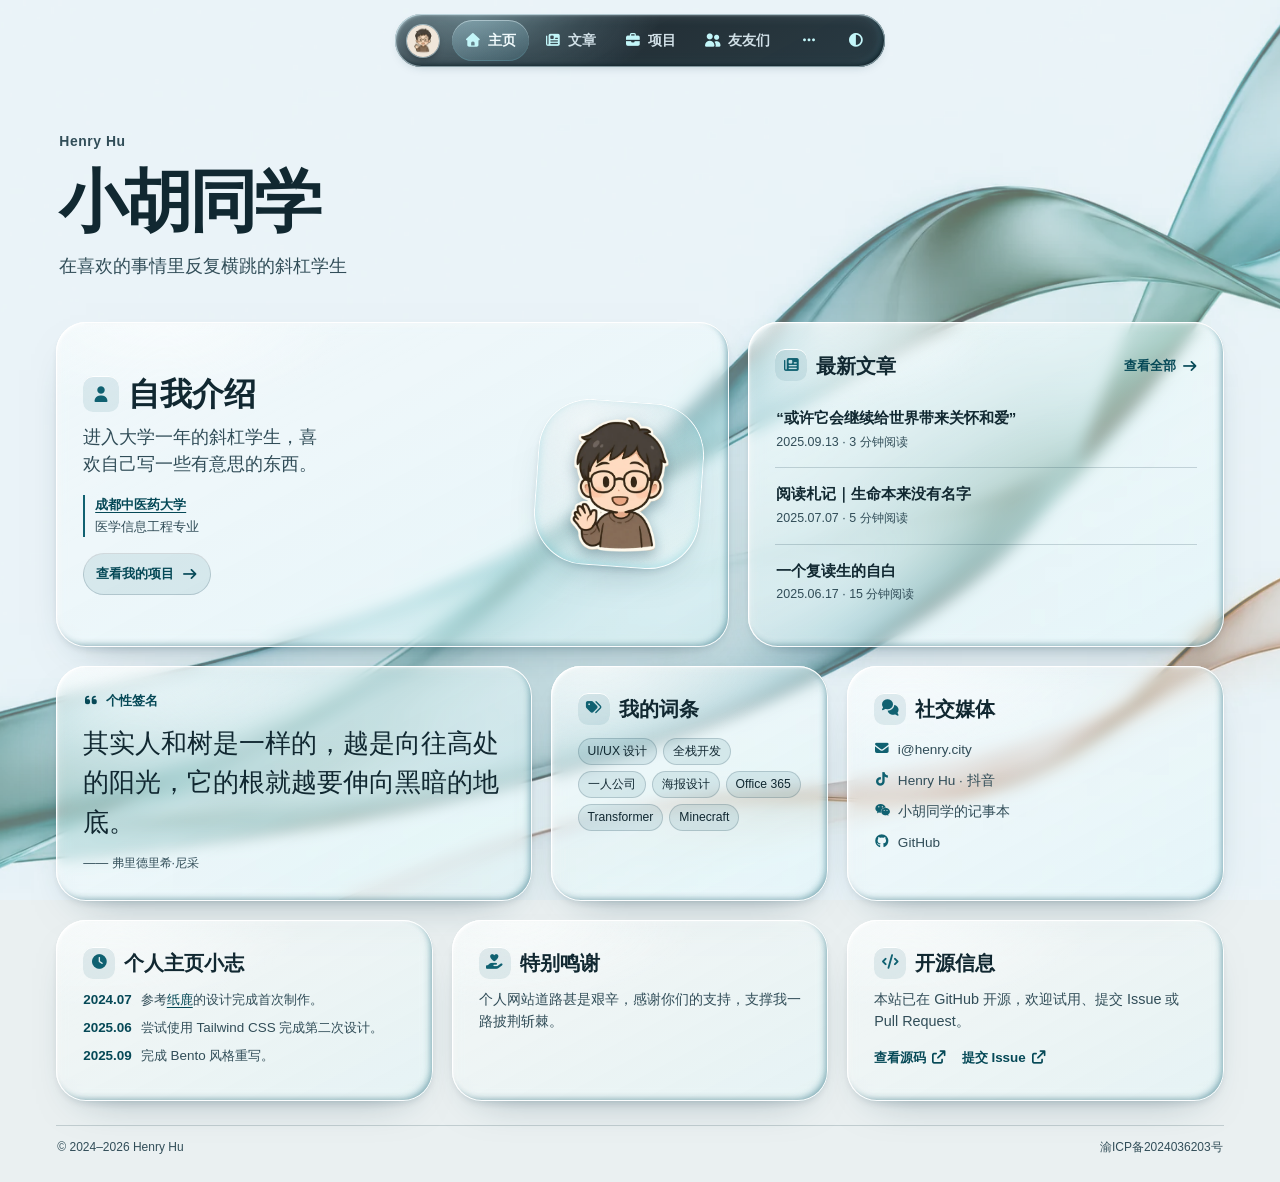
<file: index.html>
<!doctype html>
<html lang="zh-CN">
<head>
    <meta charset="utf-8">
    <meta name="viewport" content="width=device-width, initial-scale=1, viewport-fit=cover">
    <meta name="color-scheme" content="light dark">
    <title>主页 | 小胡同学</title>
    <meta name="description" content="在喜欢的事情里反复横跳的斜杠学生">
    <link rel="icon" href="asset/avatar.webp">
    <script src="asset/theme.js"></script>
    <link rel="stylesheet" href="asset/fontawesome/icons.css">
    <link rel="stylesheet" href="asset/styles.css">
    <script src="asset/script.js" defer></script>
    <script src="asset/glass.js" defer></script>
</head>
<body>
    <a class="skip-link" href="#content">跳转到内容</a>
    <div class="site-shell">
        <header class="site-header">
            <div class="island glass-surface">
                <a class="brand" href="index.html" aria-label="小胡同学">
                    <img src="asset/avatar.webp" alt="" width="32" height="32">
                </a>
                <nav class="island-nav" aria-label="主导航">
                    <a class="nav-link" href="index.html" aria-current="page"><i class="icon fa-solid fa-house" aria-hidden="true"></i><span>主页</span></a>
                    <a class="nav-link" href="articles.html"><i class="icon fa-solid fa-newspaper" aria-hidden="true"></i><span>文章</span></a>
                    <a class="nav-link" href="project/index.html"><i class="icon fa-solid fa-briefcase" aria-hidden="true"></i><span>项目</span></a>
                    <a class="nav-link" href="friends/index.html"><i class="icon fa-solid fa-user-group" aria-hidden="true"></i><span>友友们</span></a>
                </nav>
                <details class="island-popover">
                    <summary class="island-control" aria-label="更多链接" title="更多链接"><i class="icon fa-solid fa-ellipsis" aria-hidden="true"></i></summary>
                    <nav class="island-panel glass-surface more-panel" aria-label="更多链接">
                        <a class="nav-link" href="https://blog.henrywhu.cn/" target="_blank" rel="noopener noreferrer"><i class="icon fa-solid fa-pen-fancy" aria-hidden="true"></i><span>博客</span><i class="icon fa-solid fa-arrow-up-right-from-square external-icon" aria-hidden="true"></i></a>
                        <a class="nav-link" href="https://travellings.cn/go.html" target="_blank" rel="noopener noreferrer"><i class="icon fa-solid fa-bus" aria-hidden="true"></i><span>开往</span><i class="icon fa-solid fa-arrow-up-right-from-square external-icon" aria-hidden="true"></i></a>
                        <a class="nav-link" href="en/index.html" hreflang="en" lang="en"><i class="icon fa-solid fa-globe" aria-hidden="true"></i><span>English</span></a>
                    </nav>
                </details>
                <details class="island-popover theme-picker" hidden>
                    <summary class="island-control" aria-label="外观" title="外观"><i class="icon fa-solid fa-circle-half-stroke" aria-hidden="true"></i></summary>
                    <div class="island-panel glass-surface theme-panel">
                        <fieldset>
                            <legend>外观</legend>
                            <label class="theme-option">
                                <input class="visually-hidden" type="radio" name="appearance" value="system" checked>
                                <span><i class="icon fa-solid fa-desktop" aria-hidden="true"></i>跟随系统<i class="icon fa-solid fa-check theme-check" aria-hidden="true"></i></span>
                            </label>
                            <label class="theme-option">
                                <input class="visually-hidden" type="radio" name="appearance" value="light">
                                <span><i class="icon fa-solid fa-sun" aria-hidden="true"></i>浅色<i class="icon fa-solid fa-check theme-check" aria-hidden="true"></i></span>
                            </label>
                            <label class="theme-option">
                                <input class="visually-hidden" type="radio" name="appearance" value="dark">
                                <span><i class="icon fa-solid fa-moon" aria-hidden="true"></i>深色<i class="icon fa-solid fa-check theme-check" aria-hidden="true"></i></span>
                            </label>
                        </fieldset>
                    </div>
                </details>
            </div>
        </header>

        <div class="content">
            <main id="content" tabindex="-1">
                <header class="page-heading">
                    <span class="profile-name" lang="en">Henry Hu</span>
                    <h1>小胡同学</h1>
                    <p>在喜欢的事情里反复横跳的斜杠学生</p>
                </header>

                <div class="bento-grid home-grid">
                    <section class="bento-card intro" aria-labelledby="intro-title">
                        <div class="intro-lead">
                            <h2 class="card-title" id="intro-title"><i class="icon fa-solid fa-user" aria-hidden="true"></i>自我介绍</h2>
                            <p class="intro-description">进入大学一年的斜杠学生，喜欢自己写一些有意思的东西。</p>
                        </div>
                        <div class="intro-portrait">
                            <img src="asset/intro-portrait.webp" alt="" width="295" height="400" decoding="async">
                        </div>
                        <div class="intro-study">
                            <a class="text-link" href="https://cdutcm.edu.cn">成都中医药大学</a>
                            <span>医学信息工程专业</span>
                        </div>
                        <a class="action-link intro-action" href="project/index.html">查看我的项目<i class="icon fa-solid fa-arrow-right" aria-hidden="true"></i></a>
                    </section>
                    <section class="bento-card recent">
                        <div class="card-heading">
                            <h2 class="card-title"><i class="icon fa-solid fa-newspaper" aria-hidden="true"></i>最新文章</h2>
                            <a class="action-link" href="articles.html">查看全部<i class="icon fa-solid fa-arrow-right" aria-hidden="true"></i></a>
                        </div>
                        <ul>
                            <li class="article-preview">
                                <a href="https://blog.henrywhu.cn/post/1year-anniversary/">
                                    <strong>“或许它会继续给世界带来关怀和爱”</strong>
                                    <span class="article-meta"><time datetime="2025-09-13">2025.09.13</time> · 3 分钟阅读</span>
                                </a>
                            </li>
                            <li class="article-preview">
                                <a href="https://blog.henrywhu.cn/post/niuniu/">
                                    <strong>阅读札记｜生命本来没有名字</strong>
                                    <span class="article-meta"><time datetime="2025-07-07">2025.07.07</time> · 5 分钟阅读</span>
                                </a>
                            </li>
                            <li class="article-preview">
                                <a href="https://blog.henrywhu.cn/post/yi-ge-fu-du-sheng-de-zi-bai/">
                                    <strong>一个复读生的自白</strong>
                                    <span class="article-meta"><time datetime="2025-06-17">2025.06.17</time> · 15 分钟阅读</span>
                                </a>
                            </li>
                        </ul>
                    </section>
                    <figure class="bento-card quote-card">
                        <h2><i class="icon fa-solid fa-quote-left" aria-hidden="true"></i>个性签名</h2>
                        <blockquote>其实人和树是一样的，越是向往高处的阳光，它的根就越要伸向黑暗的地底。</blockquote>
                        <figcaption>—— 弗里德里希·尼采</figcaption>
                    </figure>
                    <section class="bento-card skills">
                        <h2 class="card-title"><i class="icon fa-solid fa-tags" aria-hidden="true"></i>我的词条</h2>
                        <ul class="chip-list">
                            <li>UI/UX 设计</li>
                            <li>全栈开发</li>
                            <li>一人公司</li>
                            <li>海报设计</li>
                            <li>Office 365</li>
                            <li>Transformer</li>
                            <li>Minecraft</li>
                        </ul>
                    </section>
                    <section class="bento-card">
                        <h2 class="card-title"><i class="icon fa-solid fa-comments" aria-hidden="true"></i>社交媒体</h2>
                        <ul class="contact-list">
                            <li><a href="mailto:i@henry.city"><i class="icon fa-solid fa-envelope" aria-hidden="true"></i>i@henry.city</a></li>
                            <li><a href="https://v.douyin.com/Pl5AfiyLSlk/"><i class="icon fa-brands fa-tiktok" aria-hidden="true"></i>Henry Hu · 抖音</a></li>
                            <li><a href="asset/wechat-qrcode.jpg" data-wechat><i class="icon fa-brands fa-weixin" aria-hidden="true"></i>小胡同学的记事本</a></li>
                            <li><a href="https://github.com/HenryWHU0503"><i class="icon fa-brands fa-github" aria-hidden="true"></i>GitHub</a></li>
                        </ul>
                    </section>
                    <section class="bento-card">
                        <h2 class="card-title"><i class="icon fa-solid fa-clock" aria-hidden="true"></i>个人主页小志</h2>
                        <ul class="timeline">
                            <li><time datetime="2024-07">2024.07</time><span>参考<a class="text-link" href="https://zhilu.site" target="_blank" rel="noopener noreferrer">纸鹿</a>的设计完成首次制作。</span></li>
                            <li><time datetime="2025-06">2025.06</time><span>尝试使用 Tailwind CSS 完成第二次设计。</span></li>
                            <li><time datetime="2025-09">2025.09</time><span>完成 Bento 风格重写。</span></li>
                        </ul>
                    </section>
                    <section class="bento-card">
                        <h2 class="card-title"><i class="icon fa-solid fa-hand-holding-heart" aria-hidden="true"></i>特别鸣谢</h2>
                        <p class="card-copy">个人网站道路甚是艰辛，感谢你们的支持，支撑我一路披荆斩棘。</p>
                    </section>
                    <section class="bento-card">
                        <h2 class="card-title"><i class="icon fa-solid fa-code" aria-hidden="true"></i>开源信息</h2>
                        <p class="card-copy">本站已在 GitHub 开源，欢迎试用、提交 Issue 或 Pull Request。</p>
                        <div class="card-actions"><a class="action-link" href="https://github.com/HenryWHU0503/Bento-Like-Personal-Website" target="_blank" rel="noopener noreferrer">查看源码<i class="icon fa-solid fa-arrow-up-right-from-square" aria-hidden="true"></i></a><a class="action-link" href="https://github.com/HenryWHU0503/Bento-Like-Personal-Website/issues/new" target="_blank" rel="noopener noreferrer">提交 Issue<i class="icon fa-solid fa-arrow-up-right-from-square" aria-hidden="true"></i></a></div>
                    </section>
                </div>
                <dialog class="qr-dialog" id="wechat-dialog" aria-labelledby="wechat-title">
                    <div class="card-heading">
                        <h2 class="card-title" id="wechat-title">小胡同学的记事本</h2>
                        <form method="dialog">
                            <button class="icon-button" aria-label="关闭公众号二维码" autofocus><i class="icon fa-solid fa-xmark" aria-hidden="true"></i></button>
                        </form>
                    </div>
                    <img src="asset/wechat-qrcode.jpg" alt="微信公众号「小胡同学的记事本」二维码" width="430" height="430" loading="lazy">
                    <p class="card-copy">微信扫码关注公众号</p>
                </dialog>
            </main>
            <footer class="site-footer">
                <p>© 2024–2026 Henry Hu</p>
                <a href="https://beian.miit.gov.cn/" target="_blank" rel="noopener noreferrer">渝ICP备2024036203号</a>
            </footer>
        </div>
    </div>
</body>
</html>
</file>
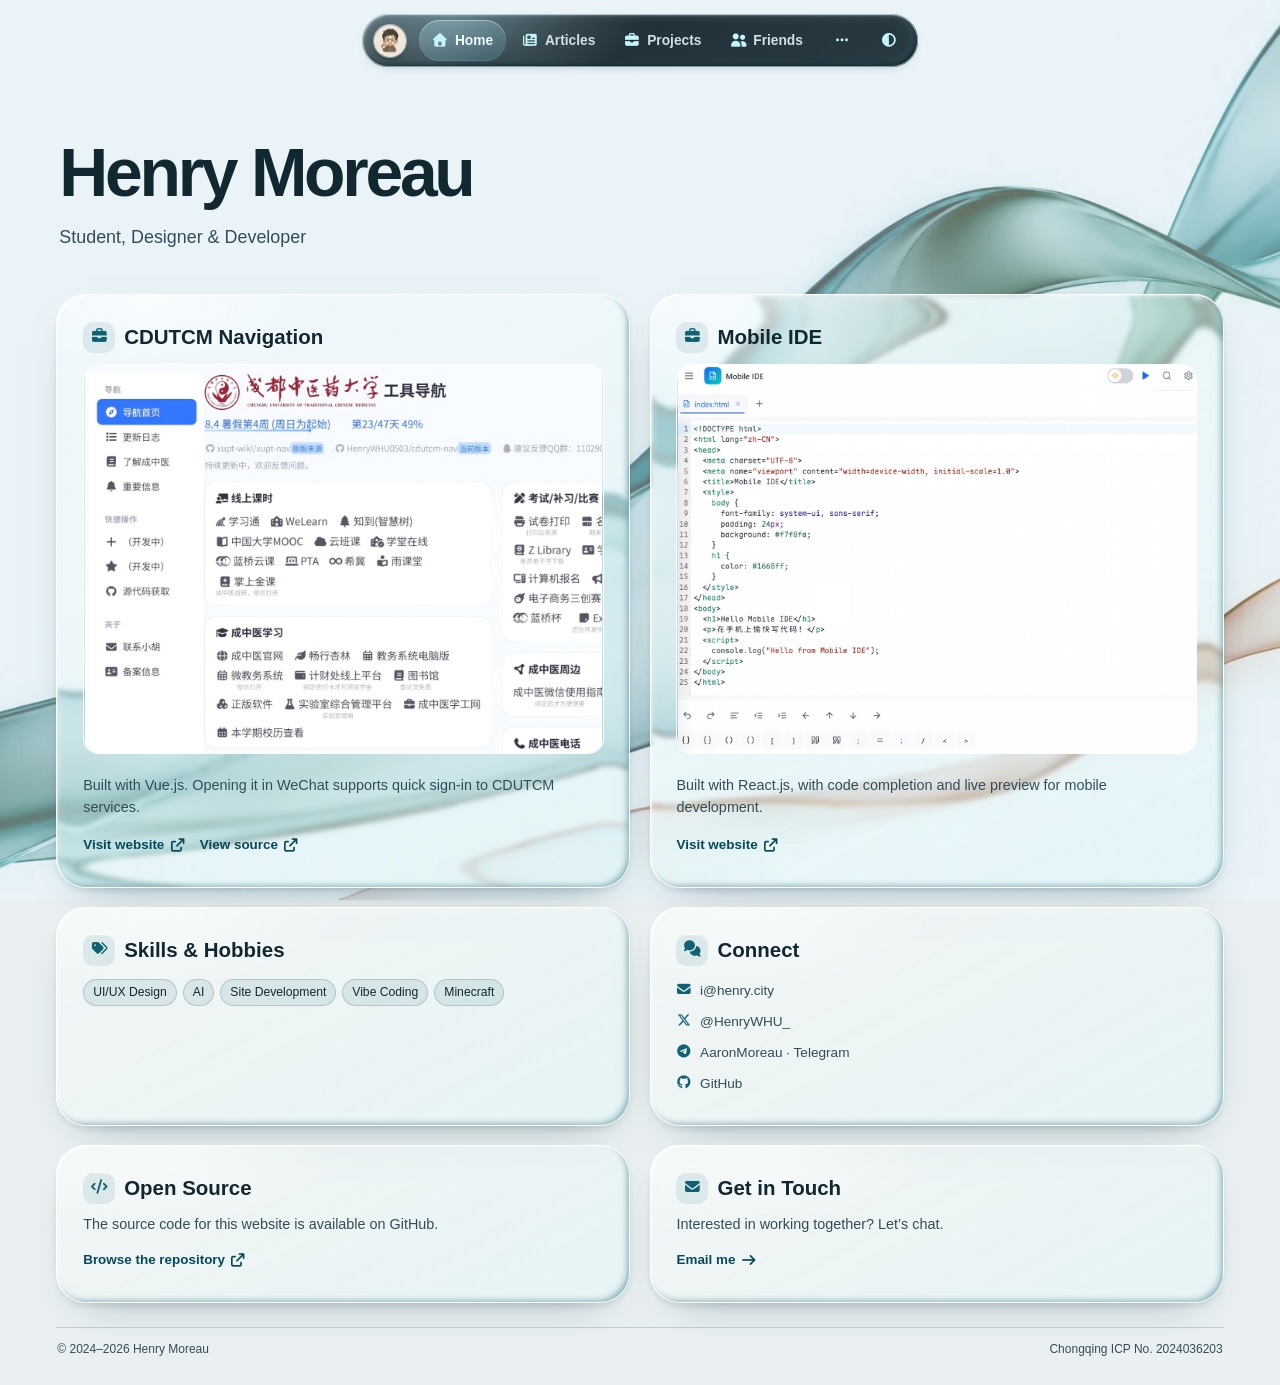
<file: en/index.html>
<!doctype html>
<html lang="en">
<head>
    <meta charset="utf-8">
    <meta name="viewport" content="width=device-width, initial-scale=1, viewport-fit=cover">
    <meta name="color-scheme" content="light dark">
    <title>Henry Moreau</title>
    <meta name="description" content="Student, Designer &amp; Developer">
    <link rel="icon" href="../asset/avatar.webp">
    <script src="../asset/theme.js"></script>
    <link rel="stylesheet" href="../asset/fontawesome/icons.css">
    <link rel="stylesheet" href="../asset/styles.css">
    <script src="../asset/script.js" defer></script>
    <script src="../asset/glass.js" defer></script>
</head>
<body>
    <a class="skip-link" href="#content">Skip to content</a>
    <div class="site-shell">
        <header class="site-header">
            <div class="island glass-surface">
                <a class="brand" href="index.html" aria-label="Henry Moreau">
                    <img src="../asset/avatar.webp" alt="" width="32" height="32">
                </a>
                <nav class="island-nav" aria-label="Main navigation">
                    <a class="nav-link" href="index.html" aria-current="page"><i class="icon fa-solid fa-house" aria-hidden="true"></i><span>Home</span></a>
                    <a class="nav-link" href="../articles.html" hreflang="zh-CN"><i class="icon fa-solid fa-newspaper" aria-hidden="true"></i><span>Articles</span></a>
                    <a class="nav-link" href="../project/index.html" hreflang="zh-CN"><i class="icon fa-solid fa-briefcase" aria-hidden="true"></i><span>Projects</span></a>
                    <a class="nav-link" href="../friends/index.html" hreflang="zh-CN"><i class="icon fa-solid fa-user-group" aria-hidden="true"></i><span>Friends</span></a>
                </nav>
                <details class="island-popover">
                    <summary class="island-control" aria-label="More links" title="More links"><i class="icon fa-solid fa-ellipsis" aria-hidden="true"></i></summary>
                    <nav class="island-panel glass-surface more-panel" aria-label="More links">
                        <a class="nav-link" href="https://blog.henrywhu.cn/" target="_blank" rel="noopener noreferrer"><i class="icon fa-solid fa-pen-fancy" aria-hidden="true"></i><span>Blog</span><i class="icon fa-solid fa-arrow-up-right-from-square external-icon" aria-hidden="true"></i></a>
                        <a class="nav-link" href="https://travellings.cn/go.html" target="_blank" rel="noopener noreferrer"><i class="icon fa-solid fa-bus" aria-hidden="true"></i><span>Travellings</span><i class="icon fa-solid fa-arrow-up-right-from-square external-icon" aria-hidden="true"></i></a>
                        <a class="nav-link" href="../index.html" hreflang="zh-CN" lang="zh-CN"><i class="icon fa-solid fa-globe" aria-hidden="true"></i><span>简体中文</span></a>
                    </nav>
                </details>
                <details class="island-popover theme-picker" hidden>
                    <summary class="island-control" aria-label="Appearance" title="Appearance"><i class="icon fa-solid fa-circle-half-stroke" aria-hidden="true"></i></summary>
                    <div class="island-panel glass-surface theme-panel">
                        <fieldset>
                            <legend>Appearance</legend>
                            <label class="theme-option">
                                <input class="visually-hidden" type="radio" name="appearance" value="system" checked>
                                <span><i class="icon fa-solid fa-desktop" aria-hidden="true"></i>System<i class="icon fa-solid fa-check theme-check" aria-hidden="true"></i></span>
                            </label>
                            <label class="theme-option">
                                <input class="visually-hidden" type="radio" name="appearance" value="light">
                                <span><i class="icon fa-solid fa-sun" aria-hidden="true"></i>Light<i class="icon fa-solid fa-check theme-check" aria-hidden="true"></i></span>
                            </label>
                            <label class="theme-option">
                                <input class="visually-hidden" type="radio" name="appearance" value="dark">
                                <span><i class="icon fa-solid fa-moon" aria-hidden="true"></i>Dark<i class="icon fa-solid fa-check theme-check" aria-hidden="true"></i></span>
                            </label>
                        </fieldset>
                    </div>
                </details>
            </div>
        </header>

        <div class="content">
            <main id="content" tabindex="-1">
                <header class="page-heading">
                    <h1>Henry Moreau</h1>
                    <p>Student, Designer &amp; Developer</p>
                </header>

                <div class="bento-grid project-grid">
                    <article class="bento-card project-card">
                        <h2 class="card-title"><i class="icon fa-solid fa-briefcase" aria-hidden="true"></i>CDUTCM Navigation</h2>
                        <div class="project-media">
                            <img src="../asset/nav.png" width="668" height="502" alt="CDUTCM Navigation screenshot" decoding="async">
                        </div>
                        <p class="card-copy">Built with Vue.js. Opening it in WeChat supports quick sign-in to CDUTCM services.</p>
                        <div class="card-actions">
                            <a class="action-link" href="https://nav.henry.city/" target="_blank" rel="noopener noreferrer">Visit website<i class="icon fa-solid fa-arrow-up-right-from-square" aria-hidden="true"></i></a>
                            <a class="action-link" href="https://github.com/HenryWHU0503/cdutcm-nav" target="_blank" rel="noopener noreferrer">View source<i class="icon fa-solid fa-arrow-up-right-from-square" aria-hidden="true"></i></a>
                        </div>
                    </article>
                    <article class="bento-card project-card">
                        <h2 class="card-title"><i class="icon fa-solid fa-briefcase" aria-hidden="true"></i>Mobile IDE</h2>
                        <div class="project-media">
                            <img src="../asset/ide.png" width="1441" height="1080" alt="Mobile IDE screenshot" decoding="async">
                        </div>
                        <p class="card-copy">Built with React.js, with code completion and live preview for mobile development.</p>
                        <div class="card-actions">
                            <a class="action-link" href="https://ide.henry.city/" target="_blank" rel="noopener noreferrer">Visit website<i class="icon fa-solid fa-arrow-up-right-from-square" aria-hidden="true"></i></a>
                        </div>
                    </article>
                    <section class="bento-card">
                        <h2 class="card-title"><i class="icon fa-solid fa-tags" aria-hidden="true"></i>Skills &amp; Hobbies</h2>
                        <ul class="chip-list">
                            <li>UI/UX Design</li>
                            <li>AI</li>
                            <li>Site Development</li>
                            <li>Vibe Coding</li>
                            <li>Minecraft</li>
                        </ul>
                    </section>
                    <section class="bento-card">
                        <h2 class="card-title"><i class="icon fa-solid fa-comments" aria-hidden="true"></i>Connect</h2>
                        <ul class="contact-list">
                            <li><a href="mailto:i@henry.city"><i class="icon fa-solid fa-envelope" aria-hidden="true"></i>i@henry.city</a></li>
                            <li><a href="https://x.com/HenryWHU_"><i class="icon fa-brands fa-x-twitter" aria-hidden="true"></i>@HenryWHU_</a></li>
                            <li><a href="https://t.me/AYoungUser"><i class="icon fa-brands fa-telegram" aria-hidden="true"></i>AaronMoreau · Telegram</a></li>
                            <li><a href="https://github.com/HenryWHU0503"><i class="icon fa-brands fa-github" aria-hidden="true"></i>GitHub</a></li>
                        </ul>
                    </section>
                    <section class="bento-card">
                        <h2 class="card-title"><i class="icon fa-solid fa-code" aria-hidden="true"></i>Open Source</h2>
                        <p class="card-copy">The source code for this website is available on GitHub.</p>
                        <div class="card-actions"><a class="action-link" href="https://github.com/HenryWHU0503/Bento-Like-Personal-Website" target="_blank" rel="noopener noreferrer">Browse the repository<i class="icon fa-solid fa-arrow-up-right-from-square" aria-hidden="true"></i></a></div>
                    </section>
                    <section class="bento-card">
                        <h2 class="card-title"><i class="icon fa-solid fa-envelope" aria-hidden="true"></i>Get in Touch</h2>
                        <p class="card-copy">Interested in working together? Let’s chat.</p>
                        <div class="card-actions"><a class="action-link" href="mailto:me@henrywhu.cn">Email me<i class="icon fa-solid fa-arrow-right" aria-hidden="true"></i></a></div>
                    </section>
                </div>
            </main>
            <footer class="site-footer">
                <p>© 2024–2026 Henry Moreau</p>
                <a href="https://beian.miit.gov.cn/" target="_blank" rel="noopener noreferrer">Chongqing ICP No. 2024036203</a>
            </footer>
        </div>
    </div>
</body>
</html>
</file>
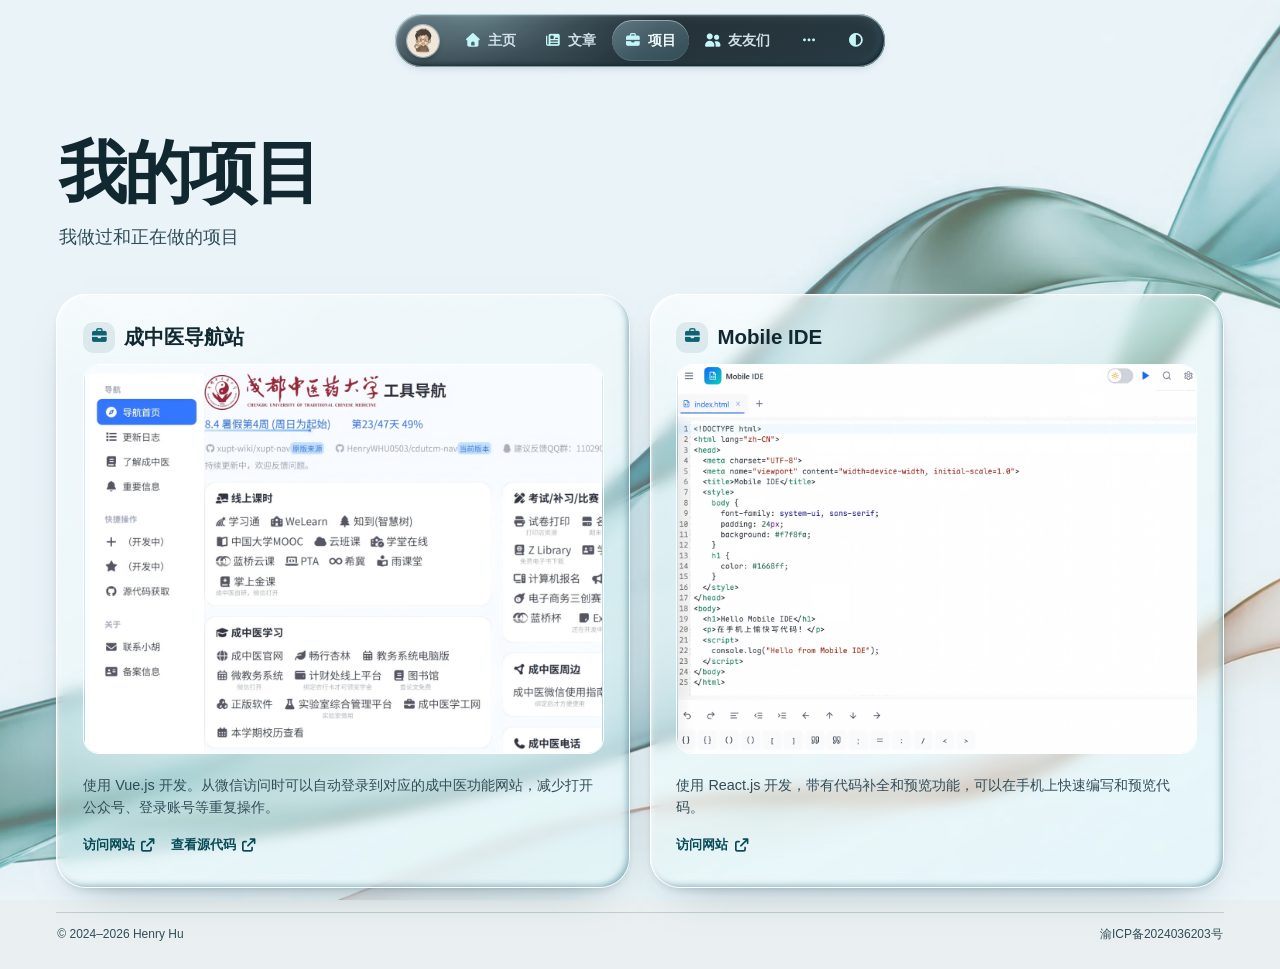
<file: project/index.html>
<!doctype html>
<html lang="zh-CN">
<head>
    <meta charset="utf-8">
    <meta name="viewport" content="width=device-width, initial-scale=1, viewport-fit=cover">
    <meta name="color-scheme" content="light dark">
    <title>我的项目 | 小胡同学</title>
    <meta name="description" content="我做过和正在做的项目">
    <link rel="icon" href="../asset/avatar.webp">
    <script src="../asset/theme.js"></script>
    <link rel="stylesheet" href="../asset/fontawesome/icons.css">
    <link rel="stylesheet" href="../asset/styles.css">
    <script src="../asset/script.js" defer></script>
    <script src="../asset/glass.js" defer></script>
</head>
<body>
    <a class="skip-link" href="#content">跳转到内容</a>
    <div class="site-shell">
        <header class="site-header">
            <div class="island glass-surface">
                <a class="brand" href="../index.html" aria-label="小胡同学">
                    <img src="../asset/avatar.webp" alt="" width="32" height="32">
                </a>
                <nav class="island-nav" aria-label="主导航">
                    <a class="nav-link" href="../index.html"><i class="icon fa-solid fa-house" aria-hidden="true"></i><span>主页</span></a>
                    <a class="nav-link" href="../articles.html"><i class="icon fa-solid fa-newspaper" aria-hidden="true"></i><span>文章</span></a>
                    <a class="nav-link" href="../project/index.html" aria-current="page"><i class="icon fa-solid fa-briefcase" aria-hidden="true"></i><span>项目</span></a>
                    <a class="nav-link" href="../friends/index.html"><i class="icon fa-solid fa-user-group" aria-hidden="true"></i><span>友友们</span></a>
                </nav>
                <details class="island-popover">
                    <summary class="island-control" aria-label="更多链接" title="更多链接"><i class="icon fa-solid fa-ellipsis" aria-hidden="true"></i></summary>
                    <nav class="island-panel glass-surface more-panel" aria-label="更多链接">
                        <a class="nav-link" href="https://blog.henrywhu.cn/" target="_blank" rel="noopener noreferrer"><i class="icon fa-solid fa-pen-fancy" aria-hidden="true"></i><span>博客</span><i class="icon fa-solid fa-arrow-up-right-from-square external-icon" aria-hidden="true"></i></a>
                        <a class="nav-link" href="https://travellings.cn/go.html" target="_blank" rel="noopener noreferrer"><i class="icon fa-solid fa-bus" aria-hidden="true"></i><span>开往</span><i class="icon fa-solid fa-arrow-up-right-from-square external-icon" aria-hidden="true"></i></a>
                        <a class="nav-link" href="../en/index.html" hreflang="en" lang="en"><i class="icon fa-solid fa-globe" aria-hidden="true"></i><span>English</span></a>
                    </nav>
                </details>
                <details class="island-popover theme-picker" hidden>
                    <summary class="island-control" aria-label="外观" title="外观"><i class="icon fa-solid fa-circle-half-stroke" aria-hidden="true"></i></summary>
                    <div class="island-panel glass-surface theme-panel">
                        <fieldset>
                            <legend>外观</legend>
                            <label class="theme-option">
                                <input class="visually-hidden" type="radio" name="appearance" value="system" checked>
                                <span><i class="icon fa-solid fa-desktop" aria-hidden="true"></i>跟随系统<i class="icon fa-solid fa-check theme-check" aria-hidden="true"></i></span>
                            </label>
                            <label class="theme-option">
                                <input class="visually-hidden" type="radio" name="appearance" value="light">
                                <span><i class="icon fa-solid fa-sun" aria-hidden="true"></i>浅色<i class="icon fa-solid fa-check theme-check" aria-hidden="true"></i></span>
                            </label>
                            <label class="theme-option">
                                <input class="visually-hidden" type="radio" name="appearance" value="dark">
                                <span><i class="icon fa-solid fa-moon" aria-hidden="true"></i>深色<i class="icon fa-solid fa-check theme-check" aria-hidden="true"></i></span>
                            </label>
                        </fieldset>
                    </div>
                </details>
            </div>
        </header>

        <div class="content">
            <main id="content" tabindex="-1">
                <header class="page-heading">
                    <h1>我的项目</h1>
                    <p>我做过和正在做的项目</p>
                </header>

                <div class="bento-grid project-grid">
                    <article class="bento-card project-card">
                        <h2 class="card-title"><i class="icon fa-solid fa-briefcase" aria-hidden="true"></i>成中医导航站</h2>
                        <div class="project-media">
                            <img src="../asset/nav.png" width="668" height="502" alt="成中医导航站界面截图" decoding="async">
                        </div>
                        <p class="card-copy">使用 Vue.js 开发。从微信访问时可以自动登录到对应的成中医功能网站，减少打开公众号、登录账号等重复操作。</p>
                        <div class="card-actions">
                            <a class="action-link" href="https://nav.henry.city/" target="_blank" rel="noopener noreferrer">访问网站<i class="icon fa-solid fa-arrow-up-right-from-square" aria-hidden="true"></i></a>
                            <a class="action-link" href="https://github.com/HenryWHU0503/cdutcm-nav" target="_blank" rel="noopener noreferrer">查看源代码<i class="icon fa-solid fa-arrow-up-right-from-square" aria-hidden="true"></i></a>
                        </div>
                    </article>
                    <article class="bento-card project-card">
                        <h2 class="card-title"><i class="icon fa-solid fa-briefcase" aria-hidden="true"></i>Mobile IDE</h2>
                        <div class="project-media">
                            <img src="../asset/ide.png" width="1441" height="1080" alt="Mobile IDE界面截图" decoding="async">
                        </div>
                        <p class="card-copy">使用 React.js 开发，带有代码补全和预览功能，可以在手机上快速编写和预览代码。</p>
                        <div class="card-actions">
                            <a class="action-link" href="https://ide.henry.city/" target="_blank" rel="noopener noreferrer">访问网站<i class="icon fa-solid fa-arrow-up-right-from-square" aria-hidden="true"></i></a>
                        </div>
                    </article>
                </div>
            </main>
            <footer class="site-footer">
                <p>© 2024–2026 Henry Hu</p>
                <a href="https://beian.miit.gov.cn/" target="_blank" rel="noopener noreferrer">渝ICP备2024036203号</a>
            </footer>
        </div>
    </div>
</body>
</html>
</file>
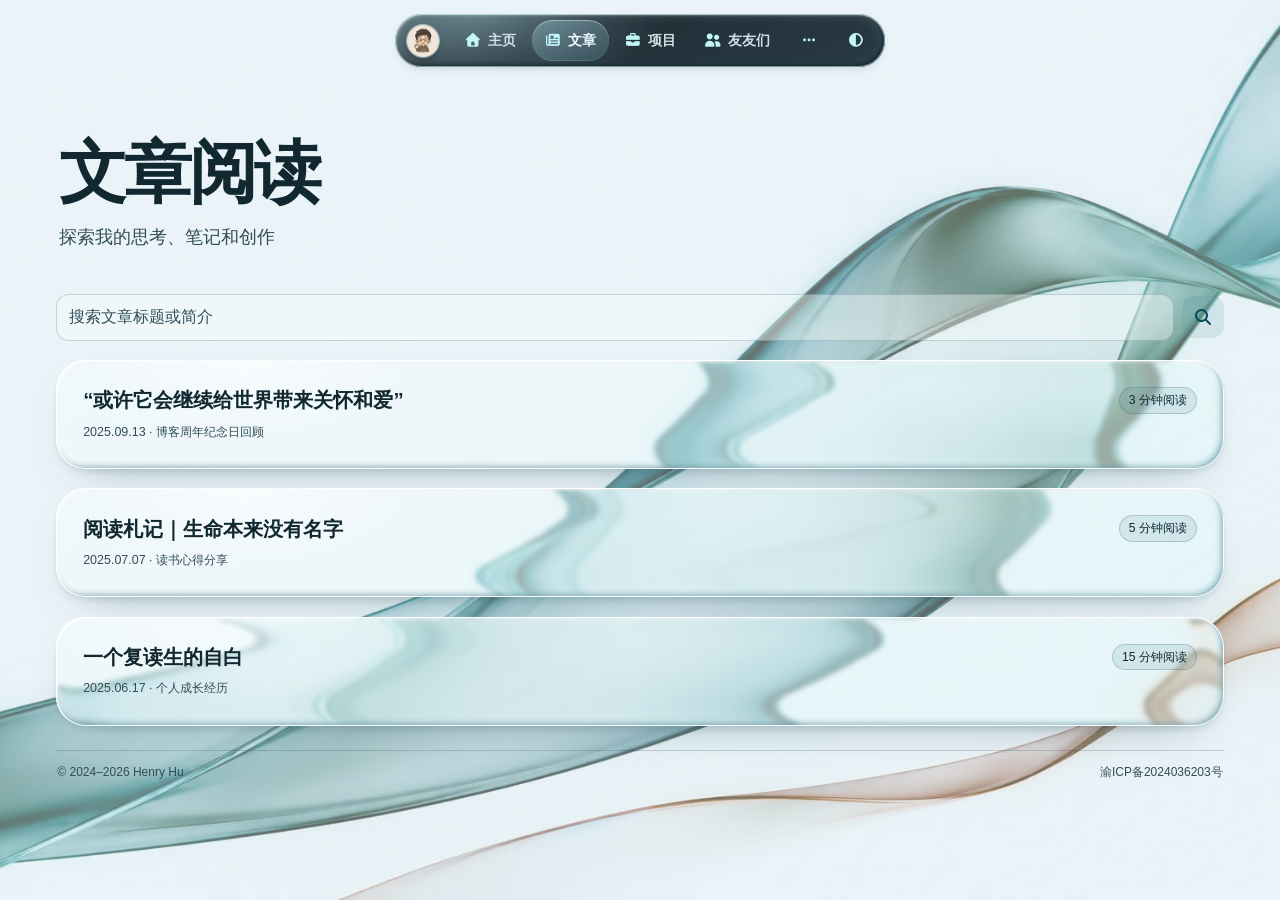
<file: articles.html>
<!doctype html>
<html lang="zh-CN">
<head>
    <meta charset="utf-8">
    <meta name="viewport" content="width=device-width, initial-scale=1, viewport-fit=cover">
    <meta name="color-scheme" content="light dark">
    <title>文章阅读 | 小胡同学</title>
    <meta name="description" content="探索我的思考、笔记和创作">
    <link rel="icon" href="asset/avatar.webp">
    <script src="asset/theme.js"></script>
    <link rel="stylesheet" href="asset/fontawesome/icons.css">
    <link rel="stylesheet" href="asset/styles.css">
    <script src="asset/script.js" defer></script>
    <script src="asset/glass.js" defer></script>
</head>
<body>
    <a class="skip-link" href="#content">跳转到内容</a>
    <div class="site-shell">
        <header class="site-header">
            <div class="island glass-surface">
                <a class="brand" href="index.html" aria-label="小胡同学">
                    <img src="asset/avatar.webp" alt="" width="32" height="32">
                </a>
                <nav class="island-nav" aria-label="主导航">
                    <a class="nav-link" href="index.html"><i class="icon fa-solid fa-house" aria-hidden="true"></i><span>主页</span></a>
                    <a class="nav-link" href="articles.html" aria-current="page"><i class="icon fa-solid fa-newspaper" aria-hidden="true"></i><span>文章</span></a>
                    <a class="nav-link" href="project/index.html"><i class="icon fa-solid fa-briefcase" aria-hidden="true"></i><span>项目</span></a>
                    <a class="nav-link" href="friends/index.html"><i class="icon fa-solid fa-user-group" aria-hidden="true"></i><span>友友们</span></a>
                </nav>
                <details class="island-popover">
                    <summary class="island-control" aria-label="更多链接" title="更多链接"><i class="icon fa-solid fa-ellipsis" aria-hidden="true"></i></summary>
                    <nav class="island-panel glass-surface more-panel" aria-label="更多链接">
                        <a class="nav-link" href="https://blog.henrywhu.cn/" target="_blank" rel="noopener noreferrer"><i class="icon fa-solid fa-pen-fancy" aria-hidden="true"></i><span>博客</span><i class="icon fa-solid fa-arrow-up-right-from-square external-icon" aria-hidden="true"></i></a>
                        <a class="nav-link" href="https://travellings.cn/go.html" target="_blank" rel="noopener noreferrer"><i class="icon fa-solid fa-bus" aria-hidden="true"></i><span>开往</span><i class="icon fa-solid fa-arrow-up-right-from-square external-icon" aria-hidden="true"></i></a>
                        <a class="nav-link" href="en/index.html" hreflang="en" lang="en"><i class="icon fa-solid fa-globe" aria-hidden="true"></i><span>English</span></a>
                    </nav>
                </details>
                <details class="island-popover theme-picker" hidden>
                    <summary class="island-control" aria-label="外观" title="外观"><i class="icon fa-solid fa-circle-half-stroke" aria-hidden="true"></i></summary>
                    <div class="island-panel glass-surface theme-panel">
                        <fieldset>
                            <legend>外观</legend>
                            <label class="theme-option">
                                <input class="visually-hidden" type="radio" name="appearance" value="system" checked>
                                <span><i class="icon fa-solid fa-desktop" aria-hidden="true"></i>跟随系统<i class="icon fa-solid fa-check theme-check" aria-hidden="true"></i></span>
                            </label>
                            <label class="theme-option">
                                <input class="visually-hidden" type="radio" name="appearance" value="light">
                                <span><i class="icon fa-solid fa-sun" aria-hidden="true"></i>浅色<i class="icon fa-solid fa-check theme-check" aria-hidden="true"></i></span>
                            </label>
                            <label class="theme-option">
                                <input class="visually-hidden" type="radio" name="appearance" value="dark">
                                <span><i class="icon fa-solid fa-moon" aria-hidden="true"></i>深色<i class="icon fa-solid fa-check theme-check" aria-hidden="true"></i></span>
                            </label>
                        </fieldset>
                    </div>
                </details>
            </div>
        </header>

        <div class="content">
            <main id="content" tabindex="-1">
                <header class="page-heading">
                    <h1>文章阅读</h1>
                    <p>探索我的思考、笔记和创作</p>
                </header>

                <form class="article-search" id="article-search" role="search" hidden>
                    <label class="visually-hidden" for="search-input">搜索文章</label>
                    <input id="search-input" type="search" placeholder="搜索文章标题或简介" autocomplete="off" aria-controls="articles-list">
                    <button class="icon-button" type="button" id="clear-search" aria-label="清空搜索" hidden><i class="icon fa-solid fa-xmark" aria-hidden="true"></i></button>
                    <button class="icon-button" type="submit" aria-label="搜索"><i class="icon fa-solid fa-magnifying-glass" aria-hidden="true"></i></button>
                </form>
                <div class="bento-grid" id="articles-list">
                    <a class="bento-card article-item" href="https://blog.henrywhu.cn/post/1year-anniversary/">
                        <div class="card-heading">
                            <h2 class="card-title">“或许它会继续给世界带来关怀和爱”</h2>
                            <span class="reading-time">3 分钟阅读</span>
                        </div>
                        <p class="article-meta"><time datetime="2025-09-13">2025.09.13</time> · 博客周年纪念日回顾</p>
                    </a>
                    <a class="bento-card article-item" href="https://blog.henrywhu.cn/post/niuniu/">
                        <div class="card-heading">
                            <h2 class="card-title">阅读札记｜生命本来没有名字</h2>
                            <span class="reading-time">5 分钟阅读</span>
                        </div>
                        <p class="article-meta"><time datetime="2025-07-07">2025.07.07</time> · 读书心得分享</p>
                    </a>
                    <a class="bento-card article-item" href="https://blog.henrywhu.cn/post/yi-ge-fu-du-sheng-de-zi-bai/">
                        <div class="card-heading">
                            <h2 class="card-title">一个复读生的自白</h2>
                            <span class="reading-time">15 分钟阅读</span>
                        </div>
                        <p class="article-meta"><time datetime="2025-06-17">2025.06.17</time> · 个人成长经历</p>
                    </a>
                    <div class="bento-card article-empty" id="no-results" role="status" hidden>没有找到相关文章，试试其他关键词。</div>
                </div>
            </main>
            <footer class="site-footer">
                <p>© 2024–2026 Henry Hu</p>
                <a href="https://beian.miit.gov.cn/" target="_blank" rel="noopener noreferrer">渝ICP备2024036203号</a>
            </footer>
        </div>
    </div>
</body>
</html>
</file>
<file: asset/fontawesome/icons.css>
/* Glyphs from Font Awesome Free 7.0.0. See LICENSE.txt. */
@font-face {
    font-family: "Bento Icons Solid";
    src: url("fa-solid-900.woff2") format("woff2");
    font-weight: 900;
    font-display: block;
}
.fa-solid { font-family: "Bento Icons Solid"; font-weight: 900; }
.fa-arrow-right::before { content: "\f061"; }
.fa-arrow-up-right-from-square::before { content: "\f08e"; }
.fa-briefcase::before { content: "\f0b1"; }
.fa-bus::before { content: "\f207"; }
.fa-check::before { content: "\f00c"; }
.fa-circle-half-stroke::before { content: "\f042"; }
.fa-clock::before { content: "\f017"; }
.fa-code::before { content: "\f121"; }
.fa-comments::before { content: "\f086"; }
.fa-desktop::before { content: "\f390"; }
.fa-ellipsis::before { content: "\f141"; }
.fa-envelope::before { content: "\f0e0"; }
.fa-globe::before { content: "\f0ac"; }
.fa-hand-holding-heart::before { content: "\f4be"; }
.fa-house::before { content: "\f015"; }
.fa-magnifying-glass::before { content: "\f002"; }
.fa-moon::before { content: "\f186"; }
.fa-newspaper::before { content: "\f1ea"; }
.fa-pen-fancy::before { content: "\f5ac"; }
.fa-quote-left::before { content: "\f10d"; }
.fa-sun::before { content: "\f185"; }
.fa-tags::before { content: "\f02c"; }
.fa-user::before { content: "\f007"; }
.fa-user-group::before { content: "\f500"; }
.fa-xmark::before { content: "\f00d"; }
@font-face {
    font-family: "Bento Icons Brands";
    src: url("fa-brands-400.woff2") format("woff2");
    font-weight: 400;
    font-display: block;
}
.fa-brands { font-family: "Bento Icons Brands"; font-weight: 400; }
.fa-github::before { content: "\f09b"; }
.fa-telegram::before { content: "\f2c6"; }
.fa-tiktok::before { content: "\e07b"; }
.fa-weixin::before { content: "\f1d7"; }
.fa-x-twitter::before { content: "\e61b"; }
</file>
<file: asset/styles.css>
:root {
    color-scheme: light;
    --canvas: #eaf0f1;
    --ink: #112831;
    --subtle: #314d58;
    --accent: #106171;
    --accent-strong: #064957;
    --glass-wash: rgb(247 252 250 / .40);
    --glass-fallback: #eef6f4;
    --rim-light: rgb(255 255 255 / .96);
    --rim-dusk: rgb(10 53 70 / .33);
    --rim-color: rgb(70 186 201 / .33);
    --shadow: 0 18px 45px -30px rgb(17 57 73 / .57), 0 4px 12px -7px rgb(17 57 73 / .37);
    --line: rgb(17 57 73 / .19);
    --chip: rgb(54 123 136 / .12);
    --shine: rgb(255 255 255 / .55);
    --scene-opacity: .58;
    --scene-filter: invert(1) hue-rotate(180deg) saturate(.85);
    --radius: 30px;
    --gap: clamp(13px, 1.5vw, 22px);
    font-family: -apple-system, BlinkMacSystemFont, "Segoe UI", "PingFang SC", "Microsoft YaHei", "Noto Sans CJK SC", sans-serif;
}
:root[data-theme="dark"] {
    color-scheme: dark;
    --canvas: #06121a;
    --ink: #f1fafb;
    --subtle: #c3dce3;
    --accent: #a8eef2;
    --accent-strong: #c9f8f8;
    --glass-wash: rgb(7 24 32 / .57);
    --glass-fallback: #142c36;
    --rim-light: rgb(202 248 255 / .57);
    --rim-dusk: rgb(1 8 14 / .85);
    --rim-color: rgb(44 175 199 / .38);
    --shadow: 0 22px 48px -25px #0009, 0 4px 16px -7px #000b;
    --line: rgb(207 241 248 / .24);
    --chip: rgb(166 218 231 / .16);
    --shine: rgb(149 232 241 / .36);
    --scene-opacity: .84;
    --scene-filter: none;
}
*, *::before, *::after { box-sizing: border-box; }
body { margin: 0; color: var(--ink); background: var(--canvas); line-height: 1.56; }
body::before {
    content: "";
    position: fixed;
    inset: 0;
    z-index: -1;
    background: url("glass-scene.webp") center 46% / cover no-repeat;
    filter: var(--scene-filter);
    opacity: var(--scene-opacity);
    pointer-events: none;
}
img { display: block; max-width: 100%; }
a { color: inherit; text-decoration: none; }
button, input { font: inherit; color: inherit; }
button, summary { cursor: pointer; }
button { padding: 0; border: 0; background: none; }
h1, h2, h3, p, figure, blockquote { margin: 0; }
h1, h2, h3 { line-height: 1.25; overflow-wrap: anywhere; }
ul { list-style: none; padding: 0; margin: 0; }
[hidden] { display: none !important; }
:focus-visible { outline: 2px solid var(--accent); outline-offset: 3px; }
.icon {
    display: inline-grid;
    place-items: center;
    width: 1.15em;
    height: 1.15em;
    flex: none;
    font-style: normal;
    line-height: 1;
    vertical-align: -.1em;
}
.glass-filters { position: absolute; width: 0; height: 0; pointer-events: none; }
.visually-hidden, .skip-link:not(:focus) {
    position: absolute;
    width: 1px;
    height: 1px;
    overflow: hidden;
    clip-path: inset(50%);
    white-space: nowrap;
}
.skip-link:focus {
    position: fixed;
    z-index: 10;
    top: 10px;
    left: 10px;
    padding: 12px 18px;
    border-radius: 12px;
    background: var(--glass-fallback);
}

.site-shell {
    max-width: 1280px;
    margin-inline: auto;
    padding: 14px max(env(safe-area-inset-right), clamp(13px, 4.4vw, 65px))
        max(env(safe-area-inset-bottom), 20px) max(env(safe-area-inset-left), clamp(13px, 4.4vw, 65px));
}
.site-header {
    position: sticky;
    top: max(10px, env(safe-area-inset-top));
    z-index: 4;
    display: flex;
    justify-content: center;
    pointer-events: none;
}
.island {
    --radius: 29px;
    --ink: #f0fafc;
    --subtle: #d1e0e7;
    --accent: #c3f6f9;
    --accent-strong: #e4fcff;
    --glass-wash: rgb(5 17 25 / .87);
    --glass-fallback: #0d2029;
    --rim-light: rgb(223 248 255 / .54);
    --rim-dusk: rgb(1 8 14 / .87);
    --rim-color: rgb(80 187 207 / .36);
    --line: rgb(235 251 255 / .21);
    --chip: rgb(205 236 243 / .14);
    --shine: rgb(184 239 247 / .35);
    color: var(--ink);
    display: flex;
    align-items: center;
    gap: 5px;
    min-width: 0;
    max-width: 100%;
    padding: 6px 8px;
    pointer-events: auto;
    color-scheme: dark;
}
.brand {
    display: grid;
    place-items: center;
    width: 40px;
    height: 40px;
    flex: none;
    margin-right: 4px;
    border-radius: 50%;
}
.brand img, .friend-avatar {
    border-radius: 50%;
    object-fit: cover;
    background: var(--chip);
    box-shadow: 0 0 0 1px var(--rim-light), 0 4px 10px -5px var(--rim-dusk);
}
.brand img { width: 32px; height: 32px; }
.island-nav { display: flex; align-items: center; gap: 3px; min-width: 0; }
.nav-link, .island-control, .theme-option > span {
    display: flex;
    align-items: center;
    justify-content: center;
    min-height: 41px;
    gap: 7px;
    padding: 0 13px;
    border-radius: 22px;
    color: var(--subtle);
    font-size: .86rem;
    font-weight: 635;
    white-space: nowrap;
}
.nav-link .icon, .island-control .icon { color: var(--accent); }
.nav-link:hover, .island-control:hover, .island-popover[open] .island-control, .theme-option:hover > span {
    background: var(--chip);
    color: var(--ink);
}
.nav-link[aria-current="page"] {
    color: var(--ink);
    background: linear-gradient(160deg, rgb(181 225 238 / .34), rgb(104 165 184 / .21));
    box-shadow: inset 0 1px rgb(234 250 255 / .43), inset 0 -1px rgb(123 219 234 / .19);
}
.island-popover { flex: none; }
.island-control { list-style: none; min-width: 42px; padding: 0 9px; }
.island-control::-webkit-details-marker { display: none; }
.island-panel {
    --radius: 22px;
    --glass-wash: rgb(9 24 34 / .92);
    position: absolute;
    top: calc(100% + 8px);
    right: 0;
    width: min(205px, 100%);
    padding: 7px;
    z-index: 1;
    transform-origin: top right;
    animation: expand-panel .17s ease-out;
}
.more-panel { right: 46px; }
@keyframes expand-panel {
    from { opacity: 0; transform: translateY(-5px) scale(.97); }
    to { opacity: 1; transform: none; }
}
.island-panel .nav-link, .theme-option > span {
    justify-content: flex-start;
    border-radius: 13px;
    padding-inline: 10px;
}
.external-icon { margin-left: auto; font-size: .75em; }
.theme-panel fieldset { min-width: 0; margin: 0; padding: 0; border: 0; }
.theme-panel legend { padding: 5px 10px 3px; color: var(--subtle); font-size: .76rem; }
.theme-option { display: block; cursor: pointer; }
.theme-option > span { color: var(--ink); gap: 9px; }
.theme-option input:checked + span { background: var(--chip); }
.theme-option input:focus-visible + span { outline: 2px solid var(--accent); outline-offset: -2px; }
.theme-option .icon { color: var(--accent); }
.theme-check { margin-left: auto; visibility: hidden; }
.theme-option input:checked + span .theme-check { visibility: visible; }

#content { scroll-margin-top: calc(84px + env(safe-area-inset-top)); }
.page-heading { margin: clamp(32px, 5vw, 67px) 3px clamp(21px, 3.4vw, 42px); }
.profile-name {
    display: block;
    margin-bottom: 7px;
    color: var(--subtle);
    font-size: .87rem;
    font-weight: 670;
    letter-spacing: .04em;
}
.page-heading h1 {
    font-size: clamp(2.5rem, 5.3vw, 4.7rem);
    font-weight: 780;
    letter-spacing: -.048em;
}
.page-heading p { margin-top: 8px; color: var(--subtle); font-size: clamp(.96rem, 1.4vw, 1.12rem); }

.bento-grid { display: grid; gap: var(--gap); }
.home-grid { grid-template-columns: repeat(12, minmax(0, 1fr)); }
.home-grid > * { grid-column: span 4; }
.home-grid > .intro { grid-column: span 7; }
.home-grid > .recent { grid-column: span 5; }
.home-grid > .quote-card { grid-column: span 5; }
.home-grid > .skills { grid-column: span 3; }
.project-grid { grid-template-columns: repeat(2, minmax(0, 1fr)); align-items: stretch; }
.friend-grid { grid-template-columns: repeat(6, minmax(0, 1fr)); }
.friend-grid > * { grid-column: span 2; }
.friend-grid > .wide { grid-column: span 3; }
.friend-grid > .full { grid-column: 1 / -1; }
.bento-card, .island {
    position: relative;
    z-index: 0;
}
.bento-card, .glass-surface {
    min-width: 0;
    border-radius: var(--radius);
    box-shadow: var(--shadow);
}
.bento-card {
    padding: clamp(17px, 2.1vw, 29px);
    overflow-wrap: anywhere;
}
.bento-card::before, .bento-card::after, .glass-surface::before, .glass-surface::after {
    content: "";
    position: absolute;
    inset: 0;
    border-radius: inherit;
    pointer-events: none;
    z-index: -1;
}
.bento-card::before, .glass-surface::before {
    background-color: var(--glass-fallback);
    background-image:
        radial-gradient(ellipse 260px 120px at var(--shine-x, 16%) var(--shine-y, 0%), var(--shine), transparent 72%),
        linear-gradient(152deg, rgb(245 254 255 / .15), transparent 34%, rgb(114 219 235 / .07));
}
.bento-card::after, .glass-surface::after {
    box-shadow:
        inset 0 0 0 1px var(--rim-light),
        inset 2px 2px 3px -1px var(--rim-light),
        inset -3px -3px 6px -1px var(--rim-dusk),
        inset -5px -3px 9px -3px var(--rim-color),
        inset 0 0 19px -9px var(--rim-light);
}
.bento-card:focus-within { z-index: 1; }
@supports ((backdrop-filter: blur(8px)) or (-webkit-backdrop-filter: blur(8px))) {
    .bento-card::before, .glass-surface::before {
        background-color: var(--glass-wash);
        -webkit-backdrop-filter: blur(8px) saturate(126%);
        backdrop-filter: var(--refraction, blur(7px)) blur(2.5px) saturate(128%);
    }
}

.card-title {
    display: flex;
    align-items: center;
    gap: 9px;
    font-size: clamp(1.07rem, 1.6vw, 1.28rem);
    font-weight: 750;
}
.card-title > .icon {
    color: var(--accent);
    padding: 5px;
    width: 32px;
    height: 32px;
    border-radius: 10px;
    font-size: .92rem;
    background: var(--chip);
    box-shadow: inset 0 1px var(--rim-light);
}
.card-heading {
    display: flex;
    align-items: baseline;
    justify-content: space-between;
    flex-wrap: wrap;
    gap: 8px 12px;
    margin-bottom: 10px;
}
.card-copy { margin-top: 9px; color: var(--subtle); font-size: .9rem; }
.card-copy + .card-copy { margin-top: 5px; }
.text-link { color: var(--accent-strong); text-decoration: underline; text-underline-offset: 3px; }
.action-link {
    display: inline-flex;
    align-items: center;
    gap: 5px;
    min-height: 31px;
    width: fit-content;
    color: var(--accent-strong);
    font-size: .84rem;
    font-weight: 700;
}
.action-link:hover, .text-link:hover { text-decoration: underline; text-underline-offset: 3px; }
.card-actions { display: flex; flex-wrap: wrap; gap: 5px 15px; margin-top: 10px; align-items: center; }
.intro {
    display: grid;
    grid-template-columns: minmax(0, 1fr) clamp(104px, 13vw, 172px);
    grid-template-areas: "lead portrait" "study portrait" "action portrait";
    align-content: center;
    align-items: center;
    gap: 16px clamp(14px, 2.5vw, 32px);
}
.intro-lead { grid-area: lead; }
.intro .card-title { font-size: clamp(1.35rem, 2.5vw, 2rem); }
.intro .card-title > .icon { width: 36px; height: 36px; font-size: 1rem; }
.intro-description {
    margin-top: 10px;
    max-width: 31rem;
    color: var(--subtle);
    font-size: clamp(.95rem, 1.5vw, 1.1rem);
    text-wrap: balance;
}
.intro-portrait {
    grid-area: portrait;
    display: grid;
    place-items: center;
    aspect-ratio: 1;
    transform: rotate(4deg);
    border-radius: 31%;
    background:
        radial-gradient(ellipse at 27% 15%, var(--shine), transparent 59%),
        linear-gradient(150deg, var(--chip), var(--glass-wash));
    box-shadow: inset 0 0 0 1px var(--rim-light), inset 0 -3px 10px var(--rim-color), var(--shadow);
}
.intro-portrait img {
    width: 81%;
    height: 81%;
    max-height: 152px;
    object-fit: contain;
    transform: rotate(-4deg);
    filter: drop-shadow(0 6px 7px var(--rim-dusk));
}
.intro-study {
    grid-area: study;
    display: grid;
    justify-items: start;
    gap: 1px;
    padding-inline-start: 10px;
    border-inline-start: 2px solid var(--accent);
    color: var(--subtle);
    font-size: .84rem;
}
.intro-study a { font-weight: 675; }
.intro-action {
    grid-area: action;
    gap: 8px;
    min-height: 42px;
    padding: 0 13px;
    border-radius: 999px;
    background: var(--chip);
    box-shadow: inset 0 0 0 1px var(--line), inset 0 1px var(--rim-light);
}
.intro-action:hover { background: var(--line); }
.article-preview + .article-preview { border-top: 1px solid var(--line); }
.article-preview a { display: grid; gap: 4px; padding: 15px 1px; }
.article-preview strong { font-size: .94rem; line-height: 1.45; }
.article-preview a:hover strong, .article-item:hover h2 { color: var(--accent-strong); }
.article-meta { color: var(--subtle); font-size: .78rem; }
.chip-list { display: flex; flex-wrap: wrap; gap: 6px; margin-top: 13px; }
.chip-list li, .reading-time {
    width: fit-content;
    border: 1px solid var(--line);
    border-radius: 999px;
    background: var(--chip);
    padding: 3px 9px;
    font-size: .76rem;
    color: var(--ink);
}
.quote-card { display: flex; flex-direction: column; }
.quote-card h2 {
    display: flex;
    align-items: center;
    gap: 7px;
    color: var(--accent-strong);
    font-size: .84rem;
    font-weight: 680;
}
.quote-card blockquote {
    margin-top: 14px;
    margin-bottom: 12px;
    font-family: Georgia, "Songti SC", SimSun, serif;
    font-size: clamp(1.13rem, 2.2vw, 1.65rem);
    font-weight: 550;
    line-height: 1.5;
}
.quote-card figcaption { margin-top: auto; font-size: .78rem; color: var(--subtle); }
.contact-list { margin-top: 9px; }
.contact-list a {
    display: flex;
    gap: 8px;
    align-items: center;
    min-height: 31px;
    padding: 3px 0;
    color: var(--subtle);
    font-size: .85rem;
}
.contact-list .icon { color: var(--accent); }
.contact-list a:hover { color: var(--accent-strong); }
.timeline { display: grid; gap: 7px; margin-top: 11px; font-size: .84rem; color: var(--subtle); }
.timeline li { display: grid; grid-template-columns: auto minmax(0, 1fr); gap: 9px; }
.timeline time { color: var(--accent-strong); font-weight: 690; font-variant-numeric: tabular-nums; }

.project-card { display: flex; flex-direction: column; gap: 11px; }
.project-card .card-actions { margin-top: auto; }
.project-media {
    overflow: hidden;
    aspect-ratio: 4 / 3;
    border-radius: 16px;
    border: 1px solid var(--rim-light);
    background: var(--chip);
}
.project-media img { width: 100%; height: 100%; object-fit: contain; }

.friend-card {
    display: flex;
    flex-direction: column;
    align-items: center;
    text-align: center;
    gap: 8px;
}
.friend-card .card-copy { margin: 0; }
.friend-avatar { width: 68px; height: 68px; margin-bottom: 5px; }
.friend-card .action-link { margin-top: auto; }
.friend-details { display: grid; gap: 4px; margin: 10px 0 0; font-size: .84rem; color: var(--subtle); }
.friend-details div { display: grid; grid-template-columns: 4em minmax(0, 1fr); gap: 7px; }
.friend-details dt { color: var(--ink); font-weight: 650; }
.friend-details dd { margin: 0; }
.comment-panel #tcomment { margin-top: 15px; }
.comment-panel #tcomment:empty { margin-top: 0; }

.article-search {
    display: flex;
    align-items: center;
    gap: 8px;
    margin-bottom: var(--gap);
}
.article-search input {
    width: 100%;
    min-width: 0;
    min-height: 47px;
    border: 1px solid var(--line);
    border-radius: 13px;
    padding: 0 12px;
    background: var(--glass-wash);
}
.article-search input::placeholder { color: var(--subtle); }
.article-search input::-webkit-search-cancel-button { display: none; }
.icon-button {
    display: inline-grid;
    flex: none;
    place-items: center;
    min-width: 42px;
    min-height: 42px;
    border-radius: 12px;
    background: var(--chip);
    color: var(--accent-strong);
}
.icon-button:hover { background: var(--line); }
.article-item { display: block; }
.article-item .article-meta { margin-top: 9px; }
.article-item .card-heading { margin-bottom: 0; align-items: center; }
.reading-time { white-space: nowrap; }
.article-empty { text-align: center; padding-block: 38px; }

.qr-dialog {
    width: min(calc(100% - 35px), 345px);
    padding: 20px;
    border: 1px solid var(--rim-light);
    border-radius: var(--radius);
    background: var(--glass-fallback);
    color: var(--ink);
    box-shadow: var(--shadow);
    text-align: center;
}
.qr-dialog::backdrop { background: rgb(20 13 36 / .56); }
.qr-dialog img { width: min(100%, 223px); height: auto; margin: 16px auto 0; border-radius: 12px; }
.qr-dialog .card-heading { flex-wrap: nowrap; align-items: center; text-align: left; }
.site-footer {
    display: flex;
    flex-wrap: wrap;
    justify-content: space-between;
    gap: 6px 12px;
    margin-top: 24px;
    padding: 12px 1px 6px;
    border-top: 1px solid var(--line);
    color: var(--subtle);
    font-size: .75rem;
}
.site-footer a:hover { text-decoration: underline; }

@media (max-width: 870px) {
    .home-grid { grid-template-columns: repeat(2, minmax(0, 1fr)); }
    .home-grid > *, .home-grid > .recent, .home-grid > .quote-card, .home-grid > .skills { grid-column: auto; }
    .home-grid > .intro, .home-grid > :last-child { grid-column: 1 / -1; }
    .friend-grid > * { grid-column: span 3; }
}
@media (max-width: 600px) {
    :root { --radius: 24px; }
    .intro {
        grid-template-columns: minmax(0, 1fr) clamp(68px, 20vw, 104px);
        grid-template-areas: "lead portrait" "study study" "action action";
        gap: 13px 10px;
    }
    .intro .card-title > .icon { width: 28px; height: 28px; font-size: .86rem; }
    .home-grid, .project-grid { grid-template-columns: minmax(0, 1fr); }
    .friend-grid { grid-template-columns: repeat(2, minmax(0, 1fr)); }
    .friend-grid > * { grid-column: auto; }
    .friend-grid > .wide { grid-column: 1 / -1; }
    .quote-card blockquote { font-size: 1.22rem; }
    .site-footer { margin-top: 18px; }
    .island { gap: 3px; padding-inline: 5px; }
    .island-nav { gap: 1px; }
    .island-nav .nav-link {
        flex-direction: column;
        gap: 3px;
        min-height: 40px;
        padding: 0 7px;
        font-size: .73rem;
        line-height: 1;
    }
    .brand { width: 35px; margin-right: 0; }
    .brand img { width: 28px; height: 28px; }
    .island-control { min-width: 40px; padding-inline: 7px; }
    .more-panel { right: 0; }
}
@media (max-width: 370px) {
    .island-nav .nav-link { padding-inline: 5px; }
    .island-control { min-width: 37px; }
    .brand { width: 30px; }
}
@media (max-width: 408px) {
    [lang="en"] .island-nav .nav-link { min-width: 33px; font-size: .84rem; }
    [lang="en"] .island-nav .nav-link span {
        position: absolute;
        width: 1px;
        height: 1px;
        overflow: hidden;
        clip-path: inset(50%);
    }
}
@media (prefers-reduced-motion: reduce) {
    .island-panel { animation: none; }
}
@media (prefers-reduced-transparency: reduce) {
    body::before { display: none; }
    .bento-card::before, .glass-surface::before {
        background-color: var(--glass-fallback);
        -webkit-backdrop-filter: none;
        backdrop-filter: none;
    }
}
@media (forced-colors: active) {
    .bento-card, .glass-surface, .icon-button { border: 1px solid CanvasText; }
    .nav-link[aria-current="page"] { border: 1px solid Highlight; color: LinkText; }
    body::before, .bento-card::before, .bento-card::after { display: none; }
}
</file>
